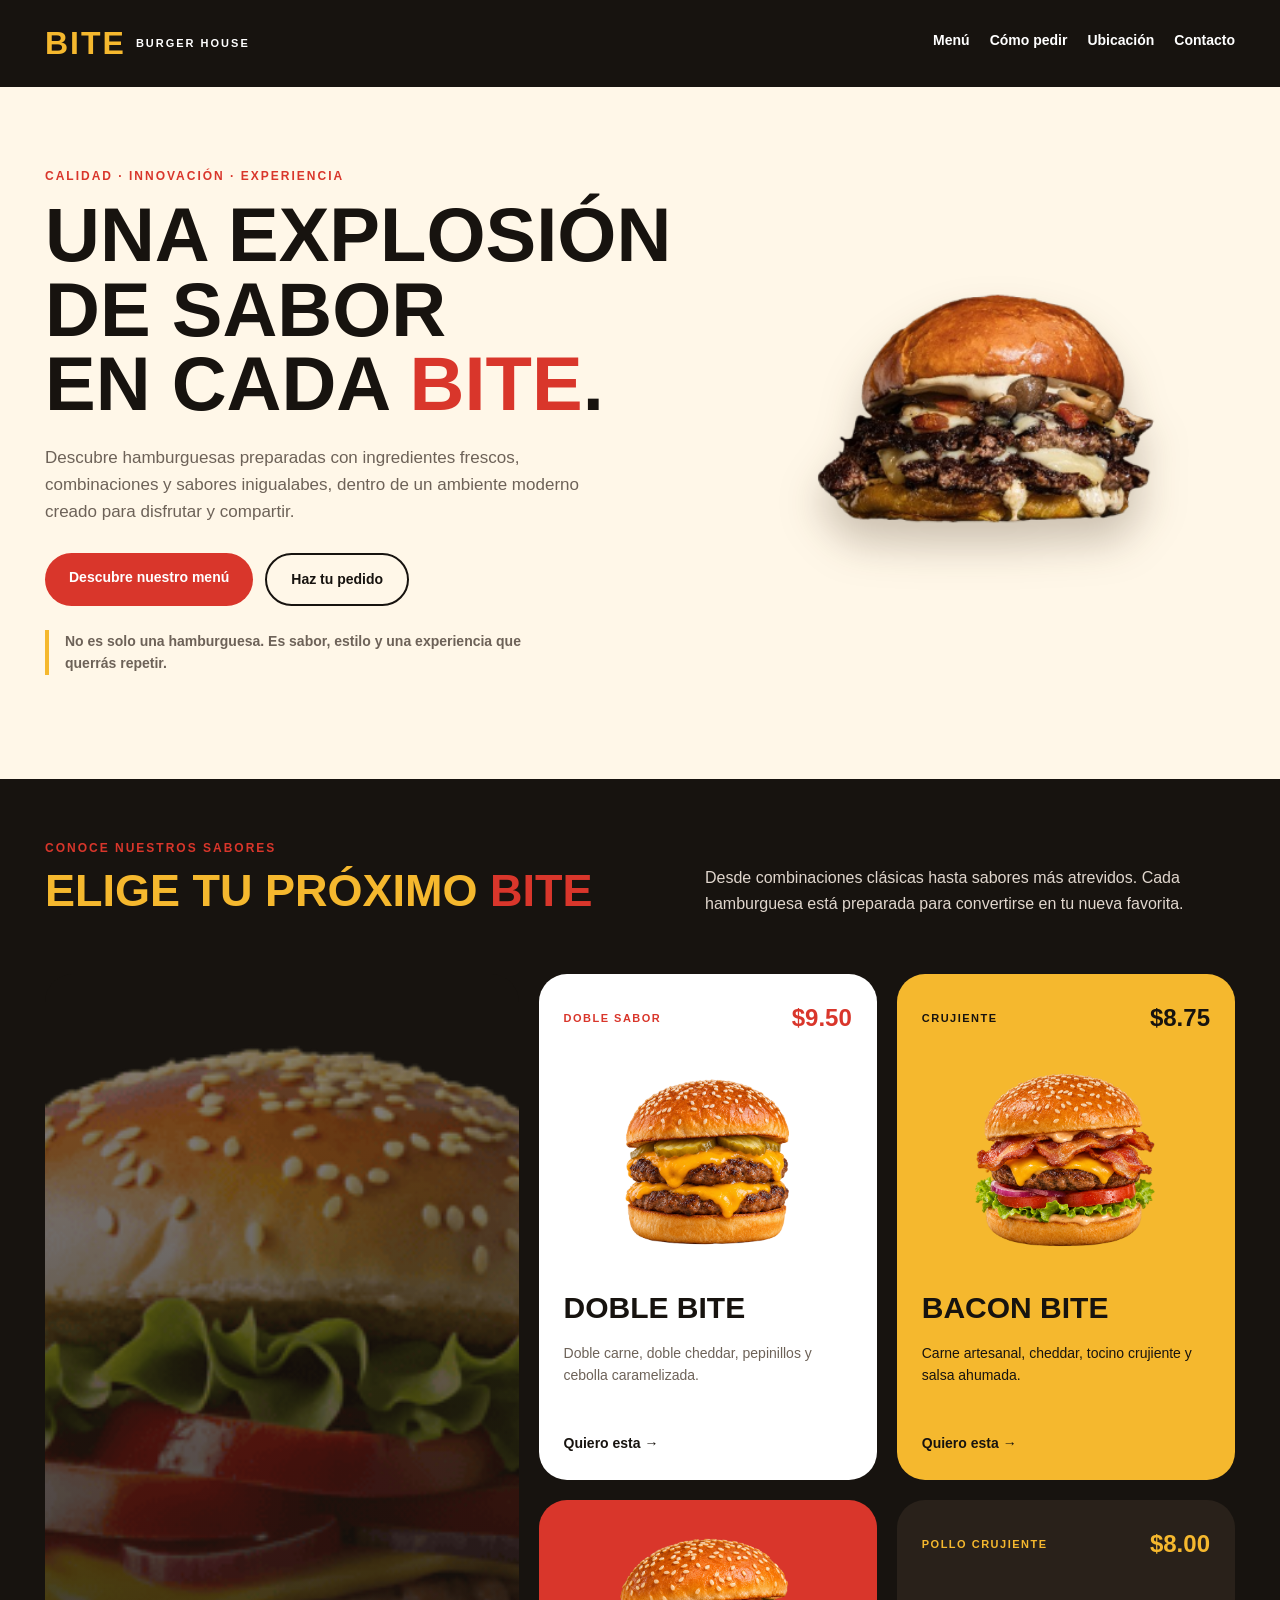
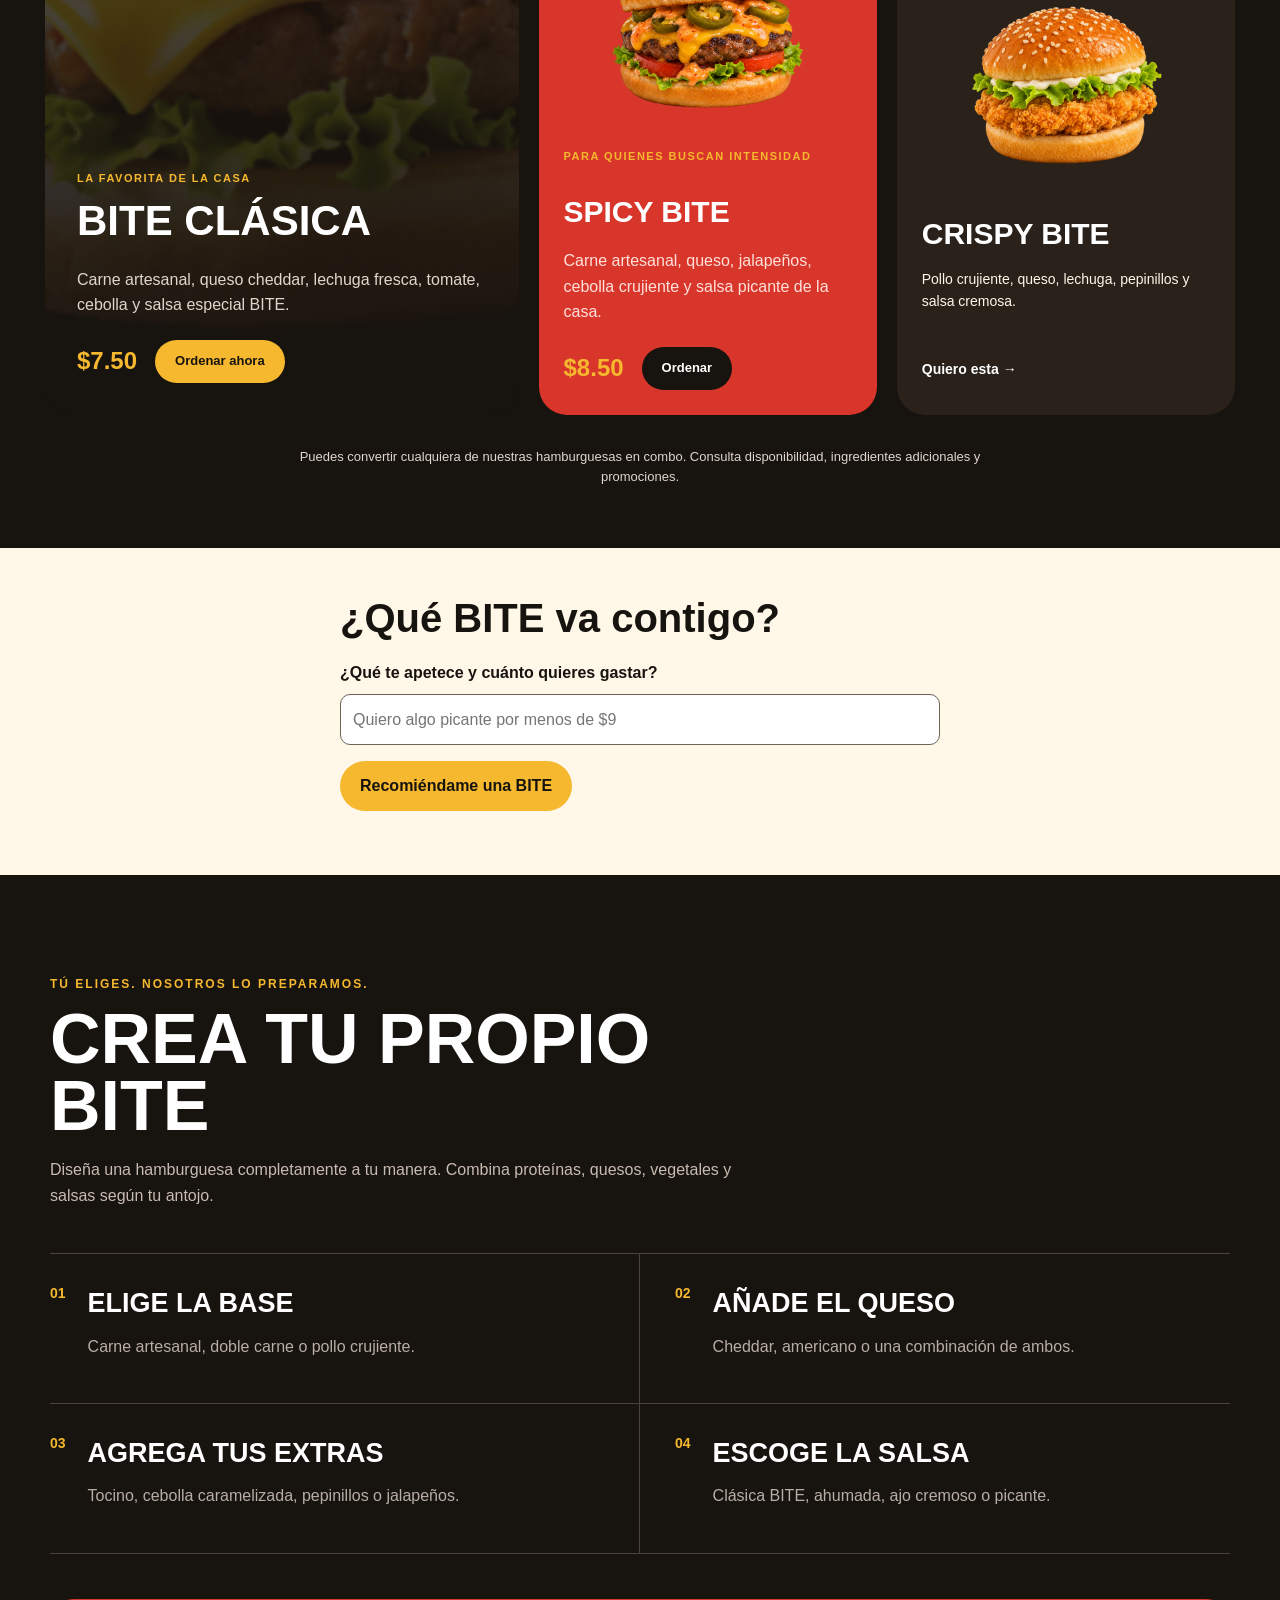
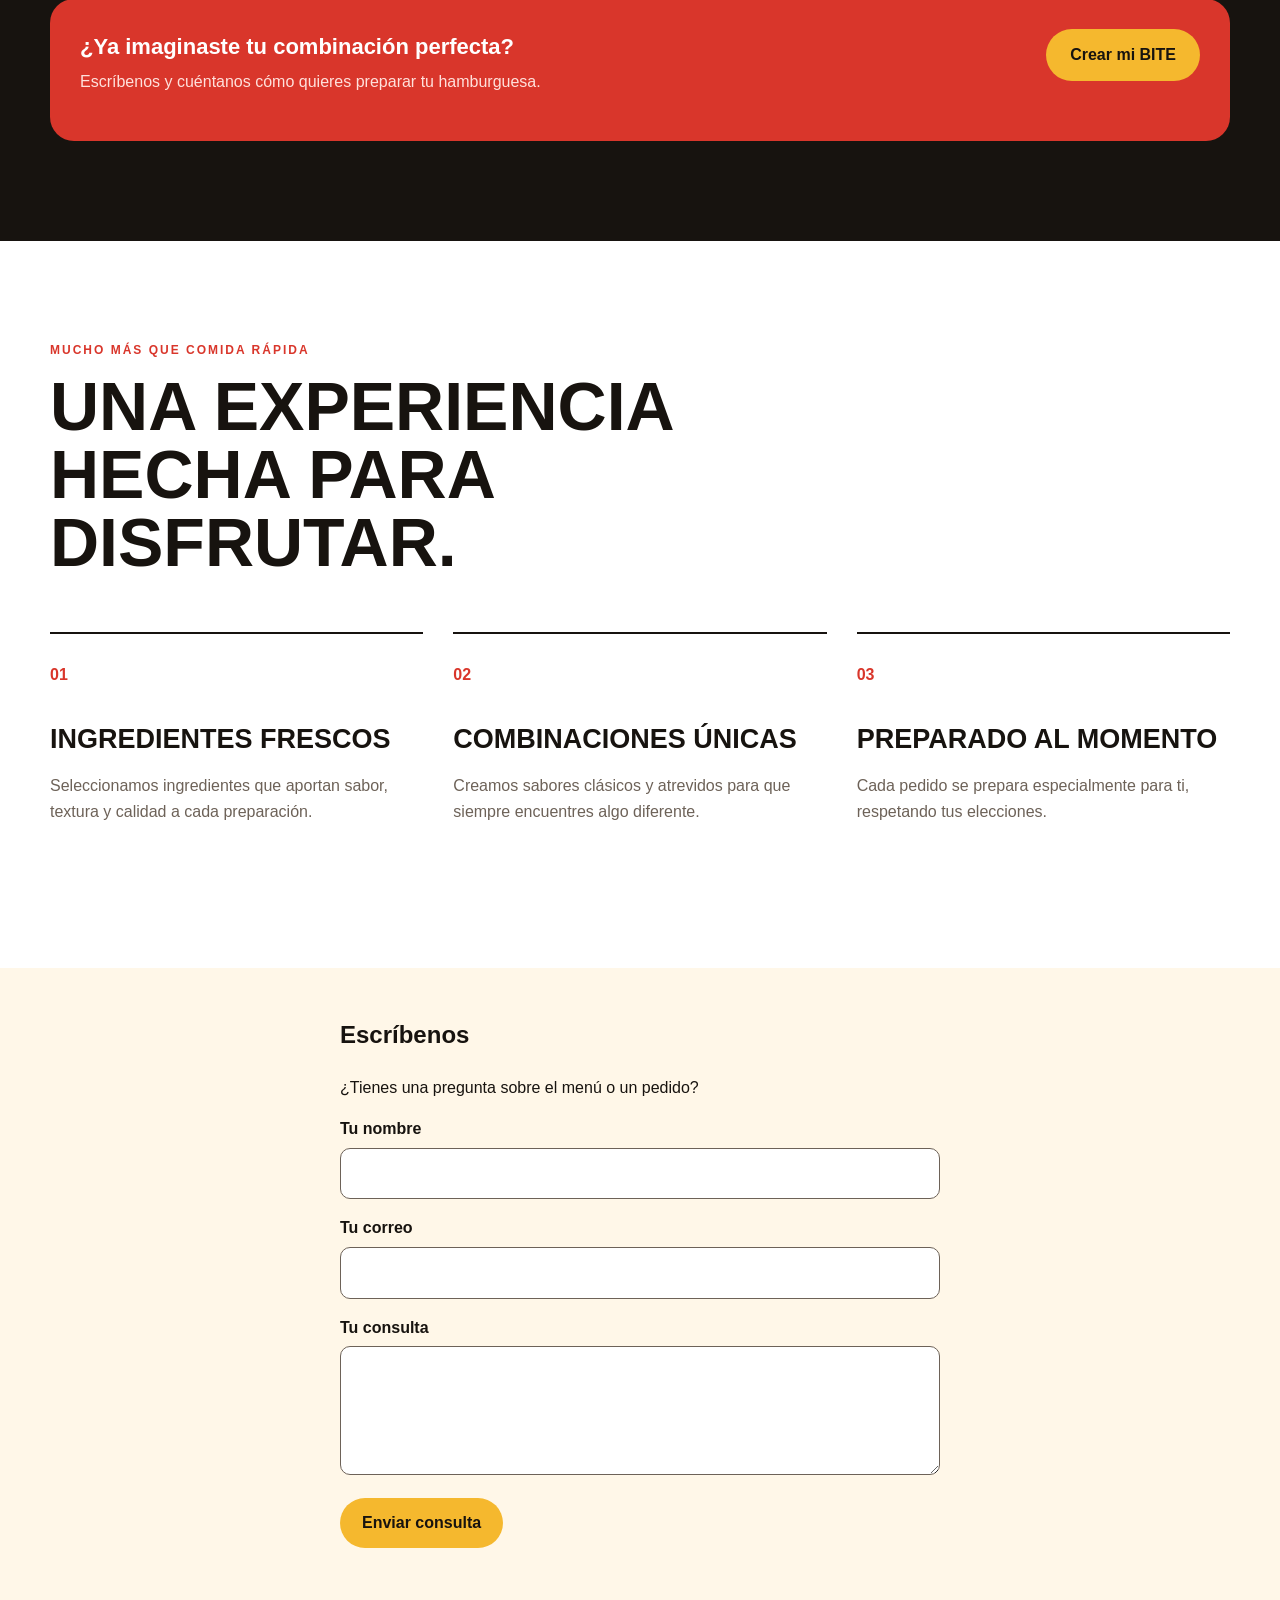
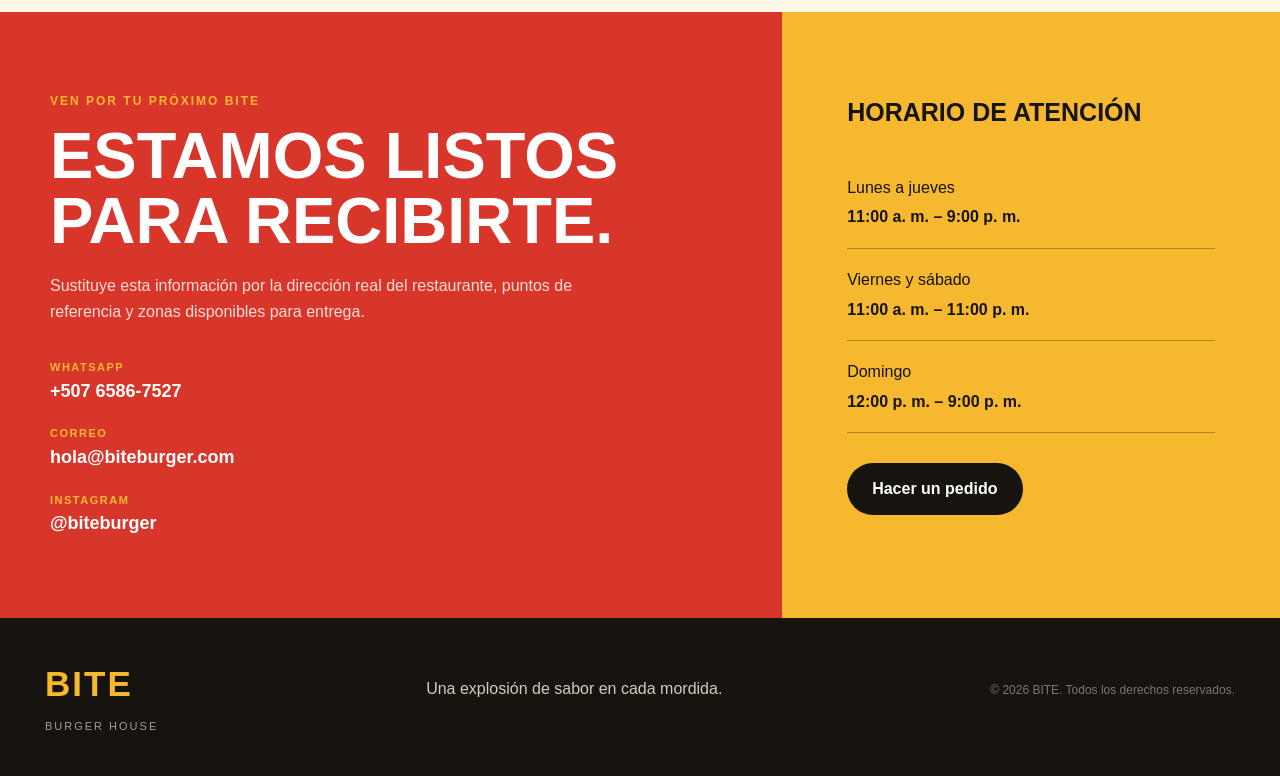
<file: index.html>
<!DOCTYPE html>
<html lang="es">
<head>
  <meta charset="UTF-8">

  <meta
    name="viewport"
    content="width=device-width, initial-scale=1.0"
  >
  <title>BITE — Hamburguesas artesanales</title>
  <link rel="stylesheet" href="./assets/css/styles.css">
</head>

<body>
  <header class="barra">
    <a class="marca" href="#inicio">
      <span class="marca__nombre">BITE</span>
      <span class="marca__tipo">Burger House</span>
    </a>

    <nav class="nav" aria-label="Navegación principal">
      <a href="#menu">Menú</a>
      <a href="#pedidos">Cómo pedir</a>
      <a href="#local">Ubicación</a>
      <a href="#contacto">Contacto</a>
    </nav>
  </header>

  <main>
<section class="hero" id="inicio">

  <div class="hero__texto">

    <p class="etiqueta">
      Calidad · Innovación · Experiencia
    </p>

    <h1>
      Una explosión de sabor<br>
      en cada <em>BITE</em>.
    </h1>

    <p class="hero__descripcion">
      Descubre hamburguesas preparadas con ingredientes frescos,
      combinaciones y sabores inigualabes, dentro de un ambiente moderno creado para disfrutar y compartir.
    </p>

    <div class="hero__acciones">

      <a class="boton boton--principal" href="#menu">
        Descubre nuestro menú
      </a>

      <a
        class="boton boton--secundario"
        href="https://wa.me/50765867527?text=Hola%20BITE,%20quiero%20realizar%20un%20pedido."
        target="_blank"
        rel="noopener noreferrer"
      >
        Haz tu pedido
      </a>

    </div>

    <p class="hero__frase">
      No es solo una hamburguesa. Es sabor, estilo y una experiencia
      que querrás repetir.
    </p>

  </div>

  <div class="hero__ilustracion">

    <img
      src="./img/hamburguesa-bite.png"
      alt="Hamburguesa especial del restaurante BITE"
      class="hero__imagen"
    >

  </div>

</section>

     <section class="sabores" id="menu">

      <div class="sabores__encabezado">
    
        <div>
          <p class="seccion__etiqueta">Conoce nuestros sabores</p>
    
          <h2>
            Elige tu próximo
            <span>BITE</span>
          </h2>
        </div>
    
        <p class="sabores__introduccion">
          Desde combinaciones clásicas hasta sabores más atrevidos.
          Cada hamburguesa está preparada para convertirse en tu nueva favorita.
        </p>
    
      </div>
    
      <div class="menu-bento">
    
        <article class="menu-bento__principal">
    
          <img
            src="./img/bite-clasica.png"
            alt="Hamburguesa BITE Clásica con carne y queso"
            class="menu-bento__imagen-principal"
          >
    
          <div class="menu-bento__contenido-principal">
    
            <p class="producto__categoria">
              La favorita de la casa
            </p>
    
            <h3>BITE Clásica</h3>
    
            <p>
              Carne artesanal, queso cheddar, lechuga fresca,
              tomate, cebolla y salsa especial BITE.
            </p>
    
            <div class="producto__datos">
    
              <span class="producto__precio">$7.50</span>
    
              <a
              href="https://wa.me/50765867527?text=Hola%20BITE%2C%20quiero%20ordenar%20una%20BITE%20Cl%C3%A1sica."
                target="_blank"
                rel="noopener noreferrer"
                class="producto__ordenar"
              >
                Ordenar ahora
              </a>
    
            </div>
    
          </div>
    
        </article>

        <article class="menu-bento__producto">
    
          <div class="producto__superior">
            <p class="producto__categoria">Doble sabor</p>
            <span class="producto__precio">$9.50</span>
          </div>
    
          <img
            src="./img/bite-doble.png"
            alt="Hamburguesa Doble BITE"
            class="menu-bento__imagen"
          >
        
          <h3>Doble BITE</h3>
    
          <p>
            Doble carne, doble cheddar, pepinillos y cebolla caramelizada.
          </p>
    
          <a
            href="https://wa.me/50765867527?text=Hola%20BITE,%20quiero%20ordenar%20una%20Doble%20BITE."
            target="_blank"
            rel="noopener noreferrer"
            class="producto__enlace"
          >
            Quiero esta →
          </a>
    
        </article>
    
        <article class="menu-bento__producto menu-bento__producto--amarillo">
    
          <div class="producto__superior">
            <p class="producto__categoria">Crujiente</p>
            <span class="producto__precio">$8.75</span>
          </div>
    
          <img
            src="./img/bite-bacon.png"
            alt="Hamburguesa Bacon BITE"
            class="menu-bento__imagen"
          >
    
          <h3>Bacon BITE</h3>
    
          <p>
            Carne artesanal, cheddar, tocino crujiente y salsa ahumada.
          </p>
    
          <a
            href="https://wa.me/50765867527?text=Hola%20BITE,%20quiero%20ordenar%20una%20Bacon%20BITE."
            target="_blank"
            rel="noopener noreferrer"
            class="producto__enlace"
          >
            Quiero esta →
          </a>
    
        </article>
    
    

        <article class="menu-bento__horizontal">
    
          <div class="menu-bento__horizontal-texto">
    
            <p class="producto__categoria">
              Para quienes buscan intensidad
            </p>
    
            <h3>Spicy BITE</h3>
    
            <p>
              Carne artesanal, queso, jalapeños, cebolla crujiente
              y salsa picante de la casa.
            </p>
    
            <div class="producto__datos">
    
              <span class="producto__precio">$8.50</span>
    
              <a
                href="https://wa.me/50765867527?text=Hola%20BITE,%20quiero%20ordenar%20una%20Spicy%20BITE."
                target="_blank"
                rel="noopener noreferrer"
                class="producto__ordenar producto__ordenar--oscuro"
              >
                Ordenar
              </a>
    
            </div>
    
          </div>
    
          <img
            src="./img/bite-spicy.png"
            alt="Hamburguesa Spicy BITE con jalapeños"
            class="menu-bento__horizontal-imagen"
          >
    
        </article>
    
    
        <article class="menu-bento__producto menu-bento__producto--oscuro">
    
          <div class="producto__superior">
            <p class="producto__categoria">Pollo crujiente</p>
            <span class="producto__precio">$8.00</span>
          </div>
    
          <img
            src="./img/bite-crispy.png"
            alt="Hamburguesa Crispy BITE de pollo"
            class="menu-bento__imagen"
          >
    
          <h3>Crispy BITE</h3>
    
          <p>
            Pollo crujiente, queso, lechuga, pepinillos y salsa cremosa.
          </p>
    
          <a
            href="https://wa.me/50765867527?text=Hola%20BITE,%20quiero%20ordenar%20una%20Crispy%20BITE."
            target="_blank"
            rel="noopener noreferrer"
            class="producto__enlace"
          >
            Quiero esta →
          </a>
    
        </article>
    
      </div>
    
      <p class="sabores__nota">
        Puedes convertir cualquiera de nuestras hamburguesas en combo.
        Consulta disponibilidad, ingredientes adicionales y promociones.
      </p>
    
    </section>
    
    <section id="recomendador" aria-labelledby="titulo-recomendador">
      <h2 id="titulo-recomendador">¿Qué BITE va contigo?</h2>
    
      <form id="formulario-recomendador">
        <label for="preferencia">¿Qué te apetece y cuánto quieres gastar?</label>
        <p>
          <input
            id="preferencia"
            name="preferencia"
            type="text"
            placeholder="Quiero algo picante por menos de $9"
            maxlength="200"
            required
          >
        </p>
    
        <button type="submit" disabled>Recomiéndame una BITE</button>
        <p id="resultado-recomendador" role="status"></p>
      </form>
    </section>

    <section class="crea-bite" id="pedidos">
    
      <div class="crea-bite__encabezado">
    
        <p class="seccion__etiqueta seccion__etiqueta--clara">
          Tú eliges. Nosotros lo preparamos.
        </p>
    
        <h2>
          Crea tu propio BITE
        </h2>
    
        <p>
          Diseña una hamburguesa completamente a tu manera.
          Combina proteínas, quesos, vegetales y salsas según tu antojo.
        </p>
    
      </div>
    
    
      <div class="crea-bite__opciones">
    
        <article class="crea-bite__paso">
    
          <span class="crea-bite__numero">01</span>
    
          <div>
            <h3>Elige la base</h3>
            <p>Carne artesanal, doble carne o pollo crujiente.</p>
          </div>
    
        </article>
    
    
        <article class="crea-bite__paso">
    
          <span class="crea-bite__numero">02</span>
    
          <div>
            <h3>Añade el queso</h3>
            <p>Cheddar, americano o una combinación de ambos.</p>
          </div>
    
        </article>
    
    
        <article class="crea-bite__paso">
    
          <span class="crea-bite__numero">03</span>
    
          <div>
            <h3>Agrega tus extras</h3>
            <p>Tocino, cebolla caramelizada, pepinillos o jalapeños.</p>
          </div>
    
        </article>
    
    
        <article class="crea-bite__paso">
    
          <span class="crea-bite__numero">04</span>
    
          <div>
            <h3>Escoge la salsa</h3>
            <p>Clásica BITE, ahumada, ajo cremoso o picante.</p>
          </div>
    
        </article>
    
      </div>
    
    
      <div class="crea-bite__final">
    
        <div>
          <p class="crea-bite__llamado">
            ¿Ya imaginaste tu combinación perfecta?
          </p>
    
          <p>
            Escríbenos y cuéntanos cómo quieres preparar tu hamburguesa.
          </p>
        </div>
    
        <a
          href="https://wa.me/50765867527?text=Hola%20BITE,%20quiero%20crear%20mi%20propia%20hamburguesa."
          target="_blank"
          rel="noopener noreferrer"
          class="crea-bite__boton"
        >
          Crear mi BITE
        </a>
    
      </div>
    
    </section>
    
    <section class="experiencia">
    
      <div class="experiencia__frase">
    
        <p class="seccion__etiqueta">Mucho más que comida rápida</p>
    
        <h2>
          Una experiencia hecha para disfrutar.
        </h2>
    
      </div>
    
    
      <div class="experiencia__elementos">
    
        <article>
          <span>01</span>
          <h3>Ingredientes frescos</h3>
          <p>
            Seleccionamos ingredientes que aportan sabor, textura
            y calidad a cada preparación.
          </p>
        </article>
    
        <article>
          <span>02</span>
          <h3>Combinaciones únicas</h3>
          <p>
            Creamos sabores clásicos y atrevidos para que siempre
            encuentres algo diferente.
          </p>
        </article>
    
        <article>
          <span>03</span>
          <h3>Preparado al momento</h3>
          <p>
            Cada pedido se prepara especialmente para ti,
            respetando tus elecciones.
          </p>
        </article>
    
      </div>
    
    </section>
    <section id="contacto" class="contacto">
      <h2>Escríbenos</h2>
      <p>¿Tienes una pregunta sobre el menú o un pedido?</p>
    
      <form id="formulario-contacto">
        <p>
          <label for="contacto-nombre">Tu nombre</label><br>
          <input id="contacto-nombre" name="nombre"
                 type="text" autocomplete="name" maxlength="80" required>
        </p>
    
        <p>
          <label for="contacto-correo">Tu correo</label><br>
          <input id="contacto-correo" name="correo"
                 type="email" autocomplete="email" maxlength="254" required>
        </p>
    
        <p>
          <label for="contacto-mensaje">Tu consulta</label><br>
          <textarea id="contacto-mensaje" name="mensaje"
                    rows="4" maxlength="1000" required></textarea>
        </p>
    
        <button type="submit" disabled>Enviar consulta</button>
        <p id="estado-consulta" role="status"></p>
      </form>
    </section>

    <section class="visitanos" id="local">
    
      <div class="visitanos__informacion">
    
        <p class="seccion__etiqueta seccion__etiqueta--clara">
          Ven por tu próximo BITE
        </p>
    
        <h2>Estamos listos para recibirte.</h2>
    
        <p class="visitanos__descripcion">
          Sustituye esta información por la dirección real del restaurante,
          puntos de referencia y zonas disponibles para entrega.
        </p>
    
    
        <div class="visitanos__contactos">
    
          <div>
            <span>WhatsApp</span>
            <a href="https://wa.me/50765867527" target="_blank">
              +507 6586-7527
            </a>
          </div>
    
          <div>
            <span>Correo</span>
            <a href="mailto:hola@biteburger.com">
              hola@biteburger.com
            </a>
          </div>
    
          <div>
            <span>Instagram</span>
            <a href="#" target="_blank">
              @biteburger
            </a>
          </div>
    
        </div>
    
      </div>
    
    
      <div class="visitanos__horario">
    
        <p class="visitanos__titulo-horario">
          Horario de atención
        </p>
    
        <div class="horario__fila">
          <span>Lunes a jueves</span>
          <strong>11:00 a. m. – 9:00 p. m.</strong>
        </div>
    
        <div class="horario__fila">
          <span>Viernes y sábado</span>
          <strong>11:00 a. m. – 11:00 p. m.</strong>
        </div>
    
        <div class="horario__fila">
          <span>Domingo</span>
          <strong>12:00 p. m. – 9:00 p. m.</strong>
        </div>
    
        <a
          href="https://wa.me/50765867527?text=Hola%20BITE,%20quiero%20realizar%20un%20pedido."
          target="_blank"
          rel="noopener noreferrer"
          class="visitanos__boton"
        >
          Hacer un pedido
        </a>
    
      </div>
    
    </section>

    <dialog id="hacer-pedido" aria-labelledby="titulo-pedido">
      <button
        id="cerrar-pedido"
        type="button"
        aria-label="Cerrar formulario de pedido"
      >×</button>
      <h2 id="titulo-pedido">Tu próximo BITE</h2>
<p>Completa tus datos y confirma tu pedido.</p>
    
      <form id="formulario-pedido">
        <p>
          <label for="pedido-producto">Hamburguesa</label><br>
          <select id="pedido-producto" name="producto" required>
            <option value="">Selecciona una hamburguesa</option>
            <option value="clasica">BITE Clásica</option>
            <option value="doble">Doble BITE</option>
            <option value="bacon">Bacon BITE</option>
            <option value="spicy">Spicy BITE</option>
            <option value="crispy">Crispy BITE</option>
          </select>
        </p>
    
        <p>
          <label for="pedido-cantidad">Cantidad</label><br>
          <input
            id="pedido-cantidad"
            name="cantidad"
            type="number"
            min="1"
            max="20"
            step="1"
            value="1"
            required
          >
        </p>
    
        <p>
          <label for="pedido-nombre">Tu nombre</label><br>
          <input
            id="pedido-nombre"
            name="nombre"
            type="text"
            autocomplete="name"
            minlength="2"
            maxlength="80"
            required
          >
        </p>
    
        <p>
          <label for="pedido-telefono">Teléfono de contacto</label><br>
          <input
            id="pedido-telefono"
            name="telefono"
            type="tel"
            autocomplete="tel"
            minlength="7"
            maxlength="25"
            placeholder="Ejemplo: 6123-4567"
            required
          >
        </p>
    
        <p>
          <label for="pedido-observaciones">Observaciones opcionales</label><br>
          <textarea
            id="pedido-observaciones"
            name="observaciones"
            rows="3"
            maxlength="500"
            placeholder="Escribe alguna indicación para tu pedido"
          ></textarea>
        </p>
    
        <p id="total-pedido" aria-live="polite">
          Selecciona una hamburguesa para consultar el total.
        </p>
    
        <button id="confirmar-pedido" type="submit" disabled>
          Confirmar pedido
        </button>
    
        <p id="estado-pedido" role="status"></p>
      </form>
      </dialog>
    
</main>

     <footer class="pie-bite">

      <div class="pie-bite__marca">
        <p>BITE</p>
        <span>Burger House</span>
      </div>
    
      <p class="pie-bite__frase">
        Una explosión de sabor en cada mordida.
      </p>
    
      <p class="pie-bite__derechos">
        © 2026 BITE. Todos los derechos reservados.
      </p>
    
    </footer>
    <script src="./assets/js/contacto.js"></script>
    <script src="./assets/js/recomendador.js"></script>
    <script src="./assets/js/pedidos.js"></script>
</body>
</html>
</file>
<file: assets/css/styles.css>
:root {
  --negro: #17130f;
  --negro-suave: #29211a;
  --rojo: #d9362b;
  --rojo-oscuro: #ad231b;
  --amarillo: #f5b82e;
  --crema: #fff7e8;
  --blanco: #ffffff;
  --gris: #6d6258;
}

* {
  box-sizing: border-box;
}

html {
  scroll-behavior: smooth;
}

body {
  margin: 0;
  background-color: var(--crema);
  color: var(--negro);
  font-family: Arial, Helvetica, sans-serif;
  line-height: 1.6;
}

h1,
h2,
h3,
p {
  margin-top: 0;
}

a {
  color: inherit;
}

.barra {
  display: flex;
  flex-direction: column;
  gap: 15px;
  padding: 18px 24px;
  background-color: var(--negro);
}

.marca {
  display: flex;
  align-items: center;
  gap: 10px;
  color: var(--blanco);
  text-decoration: none;
}

.marca__nombre {
  color: var(--amarillo);
  font-size: 32px;
  font-weight: 900;
  letter-spacing: 2px;
}

.marca__tipo {
  color: var(--blanco);
  font-size: 11px;
  font-weight: 700;
  letter-spacing: 2px;
  text-transform: uppercase;
}

.nav {
  display: flex;
  flex-wrap: wrap;
  gap: 20px;
}

.nav a {
  padding-bottom: 4px;
  border-bottom: 2px solid transparent;
  color: var(--blanco);
  font-size: 14px;
  font-weight: 600;
  text-decoration: none;
  transition: 0.2s ease;
}

.nav a:hover {
  border-bottom-color: var(--amarillo);
  color: var(--amarillo);
}


.hero {
  display: flex;
  flex-direction: column;
  gap: 40px;
  min-height: 620px;
  padding: 60px 24px;
  background-color: var(--crema);
}

.hero__texto {
  width: 100%;
}

.etiqueta {
  margin-bottom: 12px;
  color: var(--rojo);
  font-size: 12px;
  font-weight: 800;
  letter-spacing: 2px;
  text-transform: uppercase;
}

.hero h1 {
  margin-bottom: 22px;
  color: var(--negro);
  font-size: clamp(48px, 12vw, 76px);
  line-height: 0.98;
  text-transform: uppercase;
}

.hero h1 em {
  color: var(--rojo);
  font-style: normal;
}

.hero__descripcion {
  max-width: 580px;
  margin-bottom: 28px;
  color: var(--gris);
  font-size: 17px;
}

.hero__acciones {
  display: flex;
  flex-wrap: wrap;
  gap: 12px;
}

.boton {
  display: inline-block;
  padding: 13px 24px;
  border-radius: 50px;
  font-size: 14px;
  font-weight: 800;
  text-decoration: none;
  transition: 0.2s ease;
}

.boton:hover {
  transform: translateY(-3px);
}

.boton--principal {
  background-color: var(--rojo);
  color: var(--blanco);
}

.boton--principal:hover {
  background-color: var(--rojo-oscuro);
}

.boton--secundario {
  border: 2px solid var(--negro);
  background-color: transparent;
  color: var(--negro);
}

.boton--secundario:hover {
  background-color: var(--negro);
  color: var(--blanco);
}


.hero__frase {
  max-width: 480px;
  margin-top: 24px;
  padding-left: 16px;
  border-left: 4px solid var(--amarillo);
  color: var(--gris);
  font-size: 14px;
  font-weight: 600;
}

.hero__ilustracion {
  width: 100%;
  max-width: 480px;
  margin: 0 auto;
}

.hero__imagen {
  display: block;
  width: 100%;
  max-width: 480px;
  height: auto;
  margin: 0 auto;
  border-radius: 24px;
  object-fit: cover;
  filter: drop-shadow(0 24px 20px rgba(55, 35, 17, 0.25));
}

#menu {
  min-height: 300px;
  padding: 60px 24px;
  background-color: var(--negro);
  color: var(--blanco);
}

#menu h2 {
  margin-bottom: 20px;
  color: var(--amarillo);
  font-size: 45px;
  text-transform: uppercase;
}

@media (min-width: 700px) {

  .barra {
    flex-direction: row;
    align-items: center;
    justify-content: space-between;
    padding-right: 45px;
    padding-left: 45px;
  }

  .hero {
    padding-right: 45px;
    padding-left: 45px;
  }

  #menu {
    padding-right: 45px;
    padding-left: 45px;
  }
}


@media (min-width: 900px) {

  .hero {
    flex-direction: row;
    align-items: center;
    justify-content: space-between;
    gap: 70px;
    padding-top: 80px;
    padding-bottom: 90px;
  }

  .hero__texto {
    flex: 1.2;
  }

  .hero__ilustracion {
    flex: 1;
    margin: 0;
  }
}

/* =====================================================
   CONFIGURACIÓN COMPARTIDA DE LAS NUEVAS SECCIONES
   ===================================================== */

.seccion__etiqueta {
  margin-bottom: 12px;
  color: var(--rojo);
  font-size: 12px;
  font-weight: 800;
  letter-spacing: 2px;
  text-transform: uppercase;
}

.seccion__etiqueta--clara {
  color: var(--amarillo);
}


/* =====================================================
     MENÚ TIPO BENTO
     ===================================================== */

.sabores {
  padding: 75px 24px;
  background-color: #f3eadb;
  color: var(--negro);
}

.sabores__encabezado {
  display: flex;
  flex-direction: column;
  gap: 20px;
  margin-bottom: 42px;
}

.sabores__encabezado h2 {
  max-width: 580px;
  margin: 0;
  font-size: clamp(44px, 11vw, 70px);
  line-height: 0.95;
  text-transform: uppercase;
}

.sabores__encabezado h2 span {
  color: var(--rojo);
}

.sabores__introduccion {
  max-width: 530px;
  color: #e0d6cd;
}

.menu-bento {
  display: grid;
  grid-template-columns: 1fr;
  gap: 20px;
}


/* Producto principal */

.menu-bento__principal {
  position: relative;
  display: flex;
  min-height: 540px;
  overflow: hidden;
  border-radius: 28px;
  background-color: var(--negro);
  color: var(--blanco);
}

.menu-bento__imagen-principal {
  position: absolute;
  inset: 0;
  width: 100%;
  height: 100%;
  opacity: 0.55;
  object-fit: cover;
}

.menu-bento__principal::after {
  position: absolute;
  inset: 0;
  background:
    linear-gradient(to top,
      rgba(23, 19, 15, 0.98),
      rgba(23, 19, 15, 0.08));
  content: "";
}

.menu-bento__contenido-principal {
  position: relative;
  z-index: 2;
  align-self: flex-end;
  padding: 32px;
}

.menu-bento__contenido-principal h3 {
  margin-bottom: 12px;
  font-size: 42px;
  text-transform: uppercase;
}

.menu-bento__contenido-principal>p:not(.producto__categoria) {
  max-width: 510px;
  margin-bottom: 22px;
  color: #e0d6cd;
}


/* Productos pequeños */

.menu-bento__producto {
  padding: 25px;
  overflow: hidden;
  border-radius: 28px;
  background-color: var(--blanco);
  color: var(--negro);
}

.menu-bento__producto--amarillo {
  background-color: var(--amarillo);
}

.menu-bento__producto--oscuro {
  background-color: var(--negro-suave);
  color: var(--blanco);
}

.menu-bento__producto--oscuro p {
  color: #d7cbc1;
}

.producto__superior {
  display: flex;
  align-items: center;
  justify-content: space-between;
  gap: 14px;
}

.producto__categoria {
  margin: 0;
  color: var(--rojo);
  font-size: 11px;
  font-weight: 800;
  letter-spacing: 1.5px;
  text-transform: uppercase;
}

.menu-bento__producto--amarillo .producto__categoria {
  color: var(--negro);
}

.menu-bento__producto--oscuro .producto__categoria {
  color: var(--amarillo);
}

.menu-bento__imagen {
  display: block;
  width: 100%;
  height: 210px;
  margin: 18px 0;
  object-fit: contain;
  transition: transform 0.3s ease;
}

.menu-bento__producto:hover .menu-bento__imagen {
  transform: scale(1.07) rotate(-2deg);
}

.menu-bento__producto h3 {
  margin-bottom: 10px;
  font-size: 30px;
  text-transform: uppercase;
}

.menu-bento__producto>p {
  min-height: 70px;
  margin-bottom: 18px;
  color: var(--gris);
  font-size: 14px;
}

.producto__precio {
  color: var(--rojo);
  font-size: 24px;
  font-weight: 900;
}

.menu-bento__producto--amarillo .producto__precio {
  color: var(--negro);
}

.producto__enlace {
  color: inherit;
  font-size: 14px;
  font-weight: 800;
  text-decoration: none;
}

.producto__enlace:hover {
  color: var(--rojo);
}


/* Producto horizontal */

.menu-bento__horizontal {
  display: flex;
  flex-direction: column;
  overflow: hidden;
  border-radius: 28px;
  background-color: var(--rojo);
  color: var(--blanco);
}

.menu-bento__horizontal-texto {
  padding: 30px;
}

.menu-bento__horizontal h3 {
  margin-bottom: 12px;
  font-size: 38px;
  text-transform: uppercase;
}

.menu-bento__horizontal p {
  margin-bottom: 22px;
  color: #ffe1db;
}

.menu-bento__horizontal .producto__categoria {
  color: var(--amarillo);
}

.menu-bento__horizontal .producto__precio {
  color: var(--amarillo);
}

.menu-bento__horizontal-imagen {
  width: 100%;
  height: 280px;
  object-fit: contain;
}


/* Datos y botones */

.producto__datos {
  display: flex;
  align-items: center;
  flex-wrap: wrap;
  gap: 18px;
}

.producto__ordenar {
  display: inline-block;
  padding: 11px 20px;
  border-radius: 50px;
  background-color: var(--amarillo);
  color: var(--negro);
  font-size: 13px;
  font-weight: 800;
  text-decoration: none;
}

.producto__ordenar:hover {
  background-color: var(--blanco);
}

.producto__ordenar--oscuro {
  background-color: var(--negro);
  color: var(--blanco);
}

.sabores__nota {
  max-width: 700px;
  margin: 32px auto 0;
  color: #e0d6cd;
  font-size: 13px;
  text-align: center;
}


/* =====================================================
     CREA TU PROPIO BITE
     ===================================================== */

.crea-bite {
  padding: 75px 24px;
  background-color: var(--negro);
  color: var(--blanco);
}

.crea-bite__encabezado {
  max-width: 720px;
  margin-bottom: 45px;
}

.crea-bite__encabezado h2 {
  margin-bottom: 18px;
  font-size: clamp(44px, 11vw, 70px);
  line-height: 0.95;
  text-transform: uppercase;
}

.crea-bite__encabezado>p:last-child {
  color: #c8bbb1;
}

.crea-bite__opciones {
  border-top: 1px solid #4c423a;
}

.crea-bite__paso {
  display: flex;
  align-items: flex-start;
  gap: 22px;
  padding: 28px 0;
  border-bottom: 1px solid #4c423a;
}

.crea-bite__numero {
  color: var(--amarillo);
  font-size: 14px;
  font-weight: 900;
}

.crea-bite__paso h3 {
  margin-bottom: 8px;
  font-size: 27px;
  text-transform: uppercase;
}

.crea-bite__paso p {
  color: #b9aea5;
}

.crea-bite__final {
  display: flex;
  flex-direction: column;
  gap: 25px;
  margin-top: 45px;
  padding: 30px;
  border-radius: 24px;
  background-color: var(--rojo);
}

.crea-bite__llamado {
  margin-bottom: 5px;
  font-size: 22px;
  font-weight: 900;
}

.crea-bite__final div>p:last-child {
  color: #ffe1dc;
}

.crea-bite__boton {
  align-self: flex-start;
  padding: 13px 24px;
  border-radius: 50px;
  background-color: var(--amarillo);
  color: var(--negro);
  font-weight: 900;
  text-decoration: none;
}


/* =====================================================
     EXPERIENCIA BITE
     ===================================================== */

.experiencia {
  padding: 75px 24px;
  background-color: var(--blanco);
}

.experiencia__frase {
  margin-bottom: 45px;
}

.experiencia__frase h2 {
  max-width: 750px;
  font-size: clamp(42px, 10vw, 68px);
  line-height: 1;
  text-transform: uppercase;
}

.experiencia__elementos {
  display: grid;
  grid-template-columns: 1fr;
  gap: 18px;
}

.experiencia__elementos article {
  padding: 28px 0;
  border-top: 2px solid var(--negro);
}

.experiencia__elementos span {
  display: inline-block;
  margin-bottom: 30px;
  color: var(--rojo);
  font-weight: 900;
}

.experiencia__elementos h3 {
  margin-bottom: 12px;
  font-size: 27px;
  text-transform: uppercase;
}

.experiencia__elementos p {
  color: var(--gris);
}


/* =====================================================
     UBICACIÓN Y CONTACTO
     ===================================================== */

.visitanos {
  display: flex;
  flex-direction: column;
  background-color: var(--rojo);
  color: var(--blanco);
}

.visitanos__informacion,
.visitanos__horario {
  padding: 55px 24px;
}

.visitanos__informacion h2 {
  max-width: 600px;
  margin-bottom: 20px;
  font-size: clamp(43px, 10vw, 65px);
  line-height: 1;
  text-transform: uppercase;
}

.visitanos__descripcion {
  max-width: 580px;
  color: #ffded8;
}

.visitanos__contactos {
  display: grid;
  gap: 20px;
  margin-top: 35px;
}

.visitanos__contactos div {
  display: flex;
  flex-direction: column;
}

.visitanos__contactos span {
  color: var(--amarillo);
  font-size: 11px;
  font-weight: 900;
  letter-spacing: 1.5px;
  text-transform: uppercase;
}

.visitanos__contactos a {
  color: var(--blanco);
  font-size: 18px;
  font-weight: 800;
  text-decoration: none;
}

.visitanos__horario {
  background-color: var(--amarillo);
  color: var(--negro);
}

.visitanos__titulo-horario {
  margin-bottom: 25px;
  font-size: 25px;
  font-weight: 900;
  text-transform: uppercase;
}

.horario__fila {
  display: flex;
  flex-direction: column;
  gap: 4px;
  padding: 18px 0;
  border-bottom: 1px solid rgba(23, 19, 15, 0.3);
}

.visitanos__boton {
  display: inline-block;
  margin-top: 30px;
  padding: 13px 25px;
  border-radius: 50px;
  background-color: var(--negro);
  color: var(--blanco);
  font-weight: 900;
  text-decoration: none;
}


/* =====================================================
     PIE DE PÁGINA
     ===================================================== */

.pie-bite {
  display: flex;
  flex-direction: column;
  gap: 18px;
  padding: 38px 24px;
  background-color: var(--negro);
  color: var(--blanco);
}

.pie-bite__marca p {
  margin: 0;
  color: var(--amarillo);
  font-size: 35px;
  font-weight: 900;
  letter-spacing: 2px;
}

.pie-bite__marca span {
  color: #a89d94;
  font-size: 11px;
  letter-spacing: 2px;
  text-transform: uppercase;
}

.pie-bite__frase {
  color: #d5cac0;
}

.pie-bite__derechos {
  color: #80756d;
  font-size: 12px;
}


/* =====================================================
     TABLETAS
     ===================================================== */

@media (min-width: 700px) {

  .sabores,
  .crea-bite,
  .experiencia {
    padding-right: 45px;
    padding-left: 45px;
  }

  .sabores__encabezado {
    flex-direction: row;
    align-items: flex-end;
    justify-content: space-between;
  }

  .menu-bento {
    grid-template-columns: repeat(2, 1fr);
  }

  .menu-bento__principal,
  .menu-bento__horizontal {
    grid-column: span 2;
  }

  .menu-bento__horizontal {
    flex-direction: row;
    align-items: center;
  }

  .menu-bento__horizontal-texto {
    flex: 1.2;
  }

  .menu-bento__horizontal-imagen {
    flex: 1;
    width: 42%;
    height: 330px;
  }

  .crea-bite__final {
    flex-direction: row;
    align-items: center;
    justify-content: space-between;
  }

  .crea-bite__boton {
    flex-shrink: 0;
  }

  .experiencia__elementos {
    grid-template-columns: repeat(3, 1fr);
    gap: 30px;
  }

  .visitanos__informacion,
  .visitanos__horario {
    padding-right: 45px;
    padding-left: 45px;
  }

  .pie-bite {
    flex-direction: row;
    align-items: center;
    justify-content: space-between;
    padding-right: 45px;
    padding-left: 45px;
  }
}


/* =====================================================
     COMPUTADORAS
     ===================================================== */

@media (min-width: 1000px) {

  .sabores,
  .crea-bite,
  .experiencia {
    padding:
      100px max(50px, calc((100% - 1180px) / 2));
  }

  .menu-bento {
    grid-template-columns: 1.4fr 1fr 1fr;
  }

  .menu-bento__principal {
    grid-row: span 2;
    grid-column: auto;
  }

  .menu-bento__horizontal {
    grid-column: span 2;
  }

  .crea-bite__opciones {
    display: grid;
    grid-template-columns: repeat(2, 1fr);
  }

  .crea-bite__paso:nth-child(odd) {
    padding-right: 35px;
    border-right: 1px solid #4c423a;
  }

  .crea-bite__paso:nth-child(even) {
    padding-left: 35px;
  }

  .visitanos {
    flex-direction: row;
  }

  .visitanos__informacion {
    flex: 1.35;
    padding:
      80px 70px 80px max(50px, calc((100vw - 1180px) / 2));
  }

  .visitanos__horario {
    flex: 0.75;
    padding: 80px 65px;
  }
}

.producto__ordenar--oscuro:hover {
  background-color: var(--blanco);
  color: var(--negro);
}

#recomendador {
  padding: 48px 24px;
  background-color: var(--crema);
  color: var(--negro);
}

#titulo-recomendador,
#formulario-recomendador {
  max-width: 600px;
  margin-inline: auto;
}

#titulo-recomendador {
  margin-bottom: 20px;
  font-size: clamp(28px, 6vw, 40px);
  line-height: 1.1;
}

#formulario-recomendador label {
  display: block;
  font-weight: 700;
}

#formulario-recomendador p {
  margin: 8px 0 16px;
}

#preferencia {
  width: 100%;
  padding: 12px;
  border: 1px solid var(--gris);
  border-radius: 10px;
  background-color: var(--blanco);
  color: var(--negro);
  font: inherit;
}

#formulario-recomendador button {
  padding: 12px 20px;
  border: 0;
  border-radius: 50px;
  background-color: var(--amarillo);
  color: var(--negro);
  font: inherit;
  font-weight: 800;
  cursor: pointer;
}

#formulario-recomendador button:disabled {
  opacity: 0.6;
  cursor: default;
}

#contacto {
  padding: 48px 24px;
  background-color: var(--crema);
}

#contacto>h2,
#contacto>p,
#formulario-contacto {
  max-width: 600px;
  margin-inline: auto;
}

#formulario-contacto label {
  font-weight: 700;
}

#formulario-contacto input,
#formulario-contacto textarea {
  width: 100%;
  margin-top: 6px;
  padding: 12px;
  border: 1px solid var(--gris);
  border-radius: 10px;
  color: var(--negro);
  background-color: var(--blanco);
  font: inherit;
}

#formulario-contacto textarea {
  resize: vertical;
}

#formulario-contacto button {
  padding: 12px 22px;
  border: 0;
  border-radius: 50px;
  background-color: var(--amarillo);
  color: var(--negro);
  font: inherit;
  font-weight: 800;
  cursor: pointer;
}

#formulario-contacto button:disabled {
  opacity: 0.6;
  cursor: default;
}

.nav a:focus-visible {
  outline: 3px solid var(--amarillo);
  outline-offset: 4px;
  border-radius: 3px;
}

@media (min-width: 1000px) {
  .menu-bento__principal {
    grid-column: 1;
    grid-row: 1 / span 2;
  }

  .menu-bento__horizontal {
    grid-column: auto;
    flex-direction: column;
    align-items: stretch;
  }

  .menu-bento__horizontal-imagen {
    order: -1;
    flex: none;
    width: 100%;
    height: 210px;
    margin: 18px 0 0;
    object-fit: contain;
  }

  .menu-bento__horizontal-texto {
    flex: none;
    padding: 20px 25px 25px;
  }

  .menu-bento__horizontal h3 {
    font-size: 30px;
  }
}

/* Bacon: texto oscuro sobre la tarjeta amarilla */
.menu-bento__producto--amarillo>p {
  color: var(--negro);
}

/* Crispy: descripción clara y precio amarillo sobre fondo oscuro */
.menu-bento__producto--oscuro>p {
  color: var(--crema);
}

.menu-bento__producto--oscuro .producto__precio {
  color: var(--amarillo);
}

/* Clásica: resaltar la categoría y el precio sobre la foto */
.menu-bento__principal .producto__categoria,
.menu-bento__principal .producto__precio {
  color: var(--amarillo);
}

/* Panel de administración de BITE */
#formulario-login,
#panel-consultas {
  width: min(840px, calc(100% - 32px));
  margin: 24px auto;
  padding: clamp(20px, 4vw, 36px);
  border: 1px solid #e3d5c2;
  border-radius: 20px;
  background: var(--blanco);
}

#formulario-login {
  max-width: 480px;
  border-top: 5px solid var(--amarillo);
}

#formulario-login label {
  font-weight: 700;
}

#formulario-login input {
  display: block;
  width: 100%;
  margin-top: 6px;
  padding: 12px 14px;
  border: 1px solid #948474;
  border-radius: 8px;
  font: inherit;
}

#formulario-login button,
#lista-consultas button,
#cerrar-sesion {
  min-height: 44px;
  padding: 10px 20px;
  border: 0;
  border-radius: 24px;
  background: var(--amarillo);
  color: var(--negro);
  font: inherit;
  font-weight: 700;
  cursor: pointer;
}

#cerrar-sesion {
  background: var(--negro);
  color: var(--blanco);
}

#formulario-login button:disabled,
#lista-consultas button:disabled,
#cerrar-sesion:disabled {
  opacity: 0.6;
  cursor: wait;
}

#lista-consultas {
  display: grid;
  gap: 14px;
  margin: 20px 0 0;
  padding: 0;
  list-style: none;
}

#lista-consultas li {
  padding: 20px;
  border: 1px solid #e3d5c2;
  border-radius: 14px;
  background: var(--crema);
  color: var(--negro);
  overflow-wrap: anywhere;
}

#lista-consultas li strong {
  display: block;
  margin-bottom: 6px;
  font-size: 20px;
}

#lista-consultas li p {
  margin: 6px 0 12px;
}

#lista-consultas li p:last-of-type {
  color: var(--gris);
  font-size: 14px;
}

#hacer-pedido {
  padding: 48px 24px;
  background: var(--crema);
  color: var(--negro);
}

#hacer-pedido>h2,
#hacer-pedido>p,
#formulario-pedido {
  max-width: 600px;
  margin-inline: auto;
}

#formulario-pedido {
  padding: 24px;
  border: 1px solid #e3d5c2;
  border-radius: 20px;
  background: var(--blanco);
}

#formulario-pedido label {
  font-weight: 700;
}

#formulario-pedido input,
#formulario-pedido select,
#formulario-pedido textarea {
  display: block;
  width: 100%;
  margin-top: 6px;
  padding: 12px;
  border: 1px solid #948474;
  border-radius: 8px;
  background: var(--blanco);
  color: var(--negro);
  font: inherit;
}

#formulario-pedido textarea {
  resize: vertical;
}

#total-pedido {
  font-size: 20px;
  font-weight: 800;
}

#confirmar-pedido {
  min-height: 44px;
  padding: 12px 22px;
  border: 0;
  border-radius: 30px;
  background: var(--amarillo);
  color: var(--negro);
  font: inherit;
  font-weight: 800;
  cursor: pointer;
}

#confirmar-pedido:disabled {
  opacity: 0.6;
  cursor: default;
}

#formulario-pedido :focus-visible {
  outline: 3px solid var(--rojo-oscuro);
  outline-offset: 3px;
}

#estado-pedido {
  overflow-wrap: anywhere;
}

/* Ventana de pedidos */
#hacer-pedido {
  position: fixed;
  width: min(540px, calc(100% - 28px));
  max-height: 90vh;
  max-height: 90dvh;
  margin: auto;
  padding: 32px 24px 24px;
  overflow-y: auto;
  border: 0;
  border-top: 7px solid var(--amarillo);
  border-radius: 24px;
  background: var(--crema);
  color: var(--negro);
  box-shadow: 0 24px 80px rgb(0 0 0 / 35%);
}

#hacer-pedido::backdrop {
  background: rgb(23 19 15 / 75%);
  backdrop-filter: blur(5px);
}

#hacer-pedido #titulo-pedido {
  margin: 0 36px 8px 0;
  font-size: clamp(28px, 6vw, 38px);
  line-height: 1.1;
}

#hacer-pedido>p {
  margin-bottom: 24px;
  color: var(--gris);
}

#cerrar-pedido {
  position: absolute;
  top: 14px;
  right: 14px;
  width: 44px;
  height: 44px;
  padding: 0;
  border: 0;
  border-radius: 50%;
  background: var(--negro);
  color: var(--blanco);
  font-size: 28px;
  line-height: 1;
  cursor: pointer;
}

#hacer-pedido #formulario-pedido {
  width: 100%;
  margin: 0;
  padding: 0;
  border: 0;
  background: transparent;
}

#formulario-pedido p {
  margin-bottom: 16px;
}

#formulario-pedido label {
  font-weight: 700;
}

#formulario-pedido input,
#formulario-pedido select,
#formulario-pedido textarea {
  display: block;
  box-sizing: border-box;
  width: 100%;
  margin-top: 6px;
  padding: 12px;
  border: 1px solid #d3c3ad;
  border-radius: 12px;
  background: var(--blanco);
  color: var(--negro);
  font: inherit;
  font-size: 16px;
}

#formulario-pedido textarea {
  resize: vertical;
}

#hacer-pedido #total-pedido {
  padding: 16px;
  border-radius: 12px;
  background: var(--negro);
  color: var(--amarillo);
  font-size: 20px;
  font-weight: 800;
}

#hacer-pedido #confirmar-pedido {
  width: 100%;
  min-height: 50px;
  padding: 12px 22px;
  border: 0;
  border-radius: 30px;
  background: var(--amarillo);
  color: var(--negro);
  font: inherit;
  font-weight: 800;
  cursor: pointer;
}

#confirmar-pedido:disabled {
  opacity: 0.6;
  cursor: default;
}

#hacer-pedido :focus-visible {
  outline: 3px solid var(--rojo-oscuro);
  outline-offset: 3px;
}

#estado-pedido {
  overflow-wrap: anywhere;
}

html.pedido-abierto {
  overflow: hidden;
}

#panel-pedidos {
  width: min(840px, calc(100% - 32px));
  margin: 24px auto;
  padding: clamp(20px, 4vw, 36px);
  border: 1px solid #e3d5c2;
  border-radius: 20px;
  background: var(--blanco);
  color: var(--negro);
}

#lista-pedidos {
  display: grid;
  gap: 18px;
  padding: 0;
  list-style: none;
}

#lista-pedidos li {
  padding: 22px;
  border: 1px solid #e3d5c2;
  border-left: 5px solid var(--amarillo);
  border-radius: 14px;
  background: var(--crema);
  overflow-wrap: anywhere;
}

#lista-pedidos li[data-estado="en preparacion"] {
  border-left-color: #bb5400;
}

#lista-pedidos li[data-estado="listo"],
#lista-pedidos li[data-estado="entregado"] {
  border-left-color: #277442;
}

#lista-pedidos li[data-estado="cancelado"] {
  border-left-color: var(--rojo);
}

#lista-pedidos h3 {
  margin-bottom: 10px;
  font-size: 24px;
}

#lista-pedidos label {
  display: block;
  margin-bottom: 6px;
  font-weight: 700;
}

#lista-pedidos select {
  display: block;
  width: 100%;
  min-height: 46px;
  margin-bottom: 12px;
  padding: 10px;
  border: 1px solid #948474;
  border-radius: 8px;
  background: var(--blanco);
  color: var(--negro);
  font: inherit;
}

#panel-pedidos button {
  min-height: 44px;
  padding: 10px 20px;
  border: 0;
  border-radius: 24px;
  background: var(--amarillo);
  color: var(--negro);
  font: inherit;
  font-weight: 700;
  cursor: pointer;
}

#panel-pedidos button:disabled {
  opacity: 0.6;
  cursor: wait;
}

#panel-pedidos :focus-visible {
  outline: 3px solid var(--rojo-oscuro);
  outline-offset: 3px;
}
</file>
